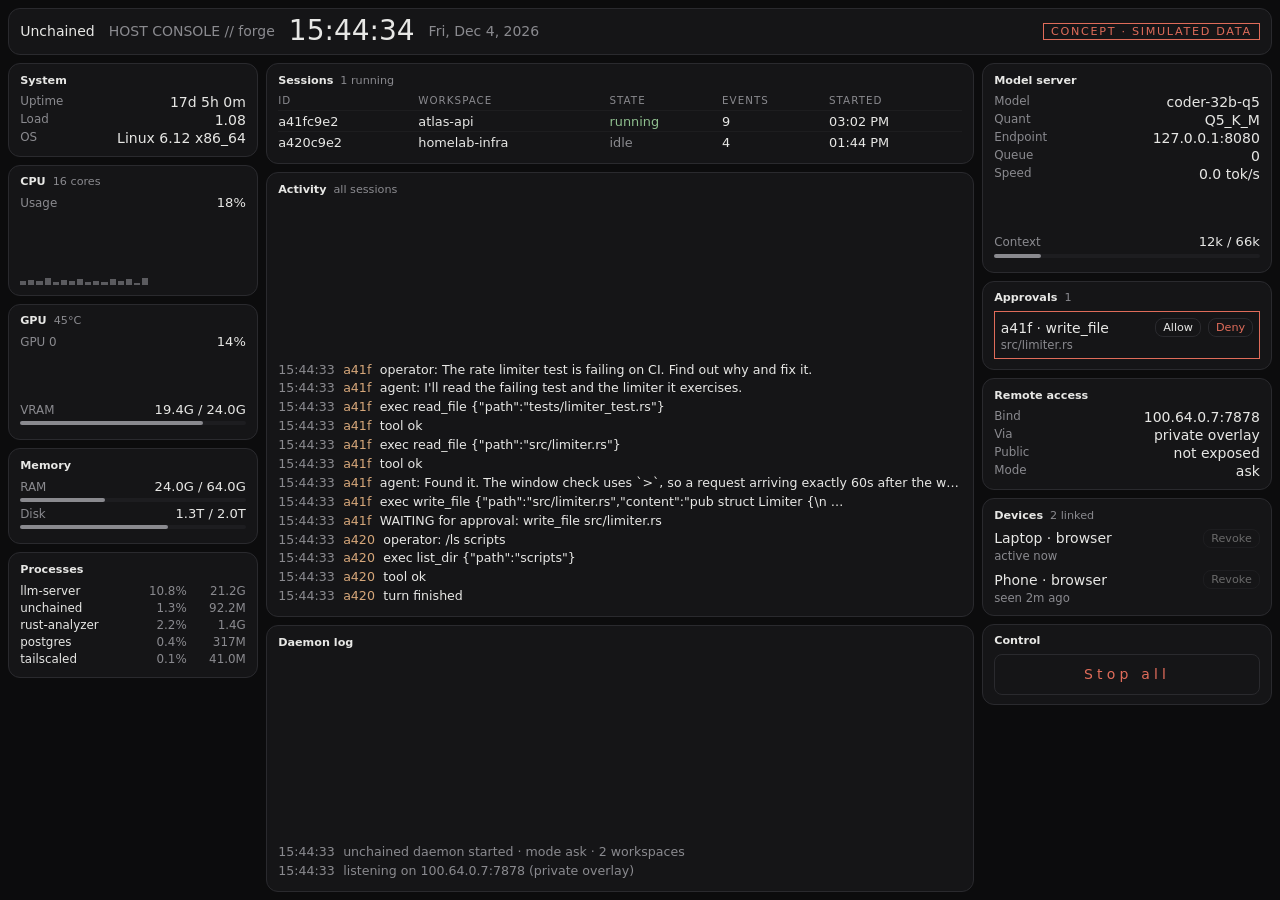
<file: web/host.html>
<!doctype html>
<html lang="en">
<head>
  <meta charset="utf-8">
  <meta name="viewport" content="width=device-width, initial-scale=1">
  <title>Unchained Host Console</title>
  <link rel="icon" href="data:,">
  <link rel="stylesheet" href="style.css">
</head>
<body class="host-page">
  <div id="console">
    <header class="panel">
      <span class="brand">Unchained</span>
      <span class="muted">HOST CONSOLE // <span id="h-name">—</span></span>
      <span class="big" id="clock">--:--:--</span>
      <span class="muted" id="date"></span>
      <span class="sim">CONCEPT · SIMULATED DATA</span>
    </header>

    <div class="col" id="host-left">
      <div class="panel">
        <h2>System</h2>
        <dl class="kv">
          <dt>Uptime</dt><dd id="h-uptime">—</dd>
          <dt>Load</dt><dd id="h-load">—</dd>
          <dt>OS</dt><dd id="h-os">—</dd>
        </dl>
      </div>
      <div class="panel">
        <h2>CPU <span class="tag" id="h-core-count"></span></h2>
        <div class="readout"><span>Usage</span><b id="h-cpu">—</b></div>
        <svg class="spark" id="h-cpu-spark" aria-hidden="true"></svg>
        <div class="cores" id="h-cores" aria-hidden="true"></div>
      </div>
      <div class="panel" id="h-gpu-panel">
        <h2>GPU <span class="tag" id="h-gpu-temp"></span></h2>
        <div class="readout"><span id="h-gpu-name">GPU</span><b id="h-gpu">—</b></div>
        <svg class="spark" id="h-gpu-spark" aria-hidden="true"></svg>
        <div class="readout"><span>VRAM</span><b id="h-vram">—</b></div>
        <div class="bar" id="h-vram-bar"><i></i></div>
      </div>
      <div class="panel">
        <h2>Memory</h2>
        <div class="readout"><span>RAM</span><b id="h-mem">—</b></div>
        <div class="bar" id="h-mem-bar"><i></i></div>
        <div class="readout"><span>Disk</span><b id="h-disk">—</b></div>
        <div class="bar" id="h-disk-bar"><i></i></div>
      </div>
      <div class="panel">
        <h2>Processes</h2>
        <table class="procs"><tbody id="h-procs"></tbody></table>
      </div>
    </div>

    <div class="mid" id="host-mid">
      <div class="panel">
        <h2>Sessions <span class="tag" id="session-count"></span></h2>
        <table class="grid">
          <thead><tr><th>ID</th><th>Workspace</th><th>State</th><th>Events</th><th>Started</th></tr></thead>
          <tbody id="session-rows"></tbody>
        </table>
      </div>
      <div class="panel">
        <h2>Activity <span class="tag">all sessions</span></h2>
        <div class="feed" id="activity" aria-live="off"></div>
      </div>
      <div class="panel">
        <h2>Daemon log</h2>
        <div class="feed muted" id="daemon-log" aria-live="off"></div>
      </div>
    </div>

    <div class="col" id="host-right">
      <div class="panel">
        <h2>Model server</h2>
        <dl class="kv">
          <dt>Model</dt><dd id="m-name">—</dd>
          <dt>Quant</dt><dd>Q5_K_M</dd>
          <dt>Endpoint</dt><dd>127.0.0.1:8080</dd>
          <dt>Queue</dt><dd id="m-queue">0</dd>
          <dt>Speed</dt><dd id="m-tps">—</dd>
        </dl>
        <svg class="spark" id="m-tps-spark" aria-hidden="true"></svg>
        <div class="readout"><span>Context</span><b id="m-ctx">—</b></div>
        <div class="bar" id="m-ctx-bar"><i></i></div>
      </div>
      <div class="panel">
        <h2>Approvals <span class="tag" id="ask-count">0</span></h2>
        <ul class="asks" id="asks"></ul>
      </div>
      <div class="panel">
        <h2>Remote access</h2>
        <dl class="kv">
          <dt>Bind</dt><dd>100.64.0.7:7878</dd>
          <dt>Via</dt><dd>private overlay</dd>
          <dt>Public</dt><dd>not exposed</dd>
          <dt>Mode</dt><dd>ask</dd>
        </dl>
      </div>
      <div class="panel">
        <h2>Devices <span class="tag">2 linked</span></h2>
        <ul class="devices">
          <li><span>Laptop · browser</span><button type="button" disabled>Revoke</button><small>active now</small></li>
          <li><span>Phone · browser</span><button type="button" disabled>Revoke</button><small id="phone-seen">seen 2m ago</small></li>
        </ul>
      </div>
      <div class="panel">
        <h2>Control</h2>
        <button id="stop-all" type="button" class="danger">Stop all</button>
      </div>
    </div>
  </div>
  <script src="hud.js"></script>
  <script src="demo.js"></script>
  <script src="host.js"></script>
</body>
</html>
</file>
<file: web/style.css>
/* Unchained. Near-black surfaces, neutral greys, one muted accent.
   The accent marks focus and approvals; --alert is for errors only. */
:root {
  --bg: #0c0c0d;
  --surface: #151517;
  --surface-2: #1d1d20;
  --text: #e7e7e5;
  --dim: #8a8a8f;
  --line: #2a2a2e;
  --accent: #d6a77a;
  --alert: #e06c5a;
  --ok: #8fbf8f;
  --faint: rgb(255 255 255 / 0.035);
  --glow: none;
  --sans: ui-sans-serif, system-ui, -apple-system, "Segoe UI", Roboto, sans-serif;
  --mono: ui-monospace, "SF Mono", Menlo, Consolas, monospace;
  font-family: var(--sans);
  font-size: 14px;
  color-scheme: dark;
}

* { box-sizing: border-box; }
html, body { height: 100%; margin: 0; }
body { background: var(--bg); color: var(--text); overflow: hidden; }
[hidden] { display: none !important; }
::selection { background: var(--accent); color: var(--bg); }
* { scrollbar-width: thin; scrollbar-color: var(--line) transparent; }

button, select, input, textarea {
  font: inherit; color: var(--text); background: var(--surface);
  border: 1px solid var(--line); border-radius: 8px; padding: 0.42rem 0.7rem;
}
select option { background: var(--surface); }
button { cursor: pointer; color: var(--text); }
button:hover:not(:disabled), button:focus-visible { background: var(--surface-2); outline: none; }
input:focus, textarea:focus, select:focus { border-color: var(--dim); outline: none; }
button:disabled { opacity: 0.4; cursor: default; }
button.primary { background: var(--text); color: var(--bg); border-color: var(--text); font-weight: 500; }
button.primary:hover:not(:disabled) { background: #fff; }
button.ghost { background: transparent; border-color: transparent; color: var(--dim); }
button.ghost:hover:not(:disabled) { background: var(--surface); color: var(--text); }
button.danger, .alert { color: var(--alert); }
button.icon { width: 30px; height: 30px; padding: 0; border: 0; background: transparent; color: var(--dim); border-radius: 6px; font-size: 15px; line-height: 1; }
button.icon.small { width: 22px; height: 22px; font-size: 16px; }
button.icon:hover:not(:disabled) { background: var(--surface); color: var(--text); }

/* Panels are plain surfaces; the host console uses them as cards. */
.panel { background: var(--surface); border: 1px solid var(--line); border-radius: 12px; padding: 0.7rem 0.8rem; min-width: 0; }
.panel > h2 {
  display: flex; align-items: center; gap: 0.5rem; margin: 0 0 0.5rem;
  font-size: 0.8rem; font-weight: 600; color: var(--text);
}
.panel > h2 .tag { color: var(--dim); font-weight: normal; }

.big { font-size: 2rem; color: var(--text); line-height: 1.1; font-variant-numeric: tabular-nums; }
.kv { display: grid; grid-template-columns: auto 1fr; gap: 0.15rem 0.75rem; margin: 0; }
.kv dt { color: var(--dim); font-size: 0.85em; }
.kv dd { margin: 0; text-align: right; overflow: hidden; text-overflow: ellipsis; white-space: nowrap; }
.readout { display: flex; justify-content: space-between; align-items: baseline; gap: 0.5rem; color: var(--dim); font-size: 0.85em; }
.readout b { color: var(--text); font-weight: normal; font-size: 1.1em; }
.spark { display: block; width: 100%; height: 44px; margin: 0.3rem 0; }
.spark polyline { fill: none; stroke: var(--dim); stroke-width: 1.5; vector-effect: non-scaling-stroke; }
.spark polygon { fill: var(--faint); }
.bar { height: 4px; background: var(--surface-2); border-radius: 2px; margin: 0.3rem 0; }
.bar > i { display: block; height: 100%; width: 0; background: var(--dim); border-radius: 2px; transition: width 0.6s; }
.bar.hot > i { background: var(--alert); }
.cores { display: grid; grid-template-columns: repeat(auto-fill, minmax(6px, 1fr)); gap: 2px; height: 22px; align-items: end; }
.cores i { background: var(--dim); min-height: 1px; opacity: 0.6; transition: height 0.6s; }
table.procs { width: 100%; border-collapse: collapse; font-size: 0.85em; }
table.procs td { padding: 0.1rem 0; white-space: nowrap; overflow: hidden; text-overflow: ellipsis; max-width: 7rem; }
table.procs td + td { text-align: right; color: var(--dim); padding-left: 0.5rem; }
.muted { color: var(--dim); }
.small { font-size: 0.78rem; }
.label { font-size: 0.75rem; color: var(--dim); display: flex; justify-content: space-between; align-items: center; gap: 0.4rem; margin: 0 0 0.3rem 0.2rem; }
.label.sub { margin-top: 0.8rem; }
.pulse { animation: pulse 1.4s infinite; }
@keyframes pulse { 50% { opacity: 0.4; } }

/* ---- sign-in ---- */
#login { height: 100%; display: grid; place-items: center; padding: 16px; }
.login { width: min(100%, 24rem); display: grid; gap: 0.8rem; }
.login h1 { margin: 0; font-size: 1.3rem; font-weight: 600; }
.login p { margin: 0; color: var(--dim); }
.login code { font-family: var(--mono); color: var(--text); }

/* ---- client: top bar, sidebar, conversation, workspace ---- */
#app {
  height: 100%; display: grid;
  grid-template-columns: 250px minmax(0, 1fr) 340px;
  grid-template-rows: auto minmax(0, 1fr);
  grid-template-areas: "top top top" "left main right";
}
#app.no-left { grid-template-columns: minmax(0, 1fr) 340px; grid-template-areas: "top top" "main right"; }
#app.no-right { grid-template-columns: 250px minmax(0, 1fr); grid-template-areas: "top top" "left main"; }
#app.no-left.no-right { grid-template-columns: minmax(0, 1fr); grid-template-areas: "top" "main"; }
#app.no-left #left, #app.no-right #right { display: none; }

#top {
  grid-area: top; display: flex; align-items: center; gap: 0.6rem;
  padding: 0.4rem 0.8rem; min-height: 46px; border-bottom: 1px solid var(--line); background: var(--bg); min-width: 0;
}
#top .title { font-weight: 500; overflow: hidden; text-overflow: ellipsis; white-space: nowrap; min-width: 0; }
#top .spacer { flex: 1; }
#top .status-line { display: flex; gap: 0.9rem; color: var(--dim); font-size: 0.8rem; white-space: nowrap; }
#top .status-line b { color: var(--text); font-weight: normal; }
#top .k { color: var(--dim); }
#top .link { font-size: 0.8rem; color: var(--dim); white-space: nowrap; }
#status.live { color: var(--ok); }
#status.down { color: var(--alert); }
#top .approvals { border-color: var(--accent); color: var(--accent); padding: 0.25rem 0.6rem; font-size: 0.85rem; }
#top .approvals b { color: var(--accent); font-weight: 600; }
#top .approvals.pulse { animation: pulse 1.4s infinite; }
#top #logout { padding: 0.25rem 0.5rem; font-size: 0.85rem; }

#left {
  grid-area: left; display: flex; flex-direction: column; gap: 18px; min-height: 0; overflow-y: auto;
  padding: 12px; border-right: 1px solid var(--line);
}
#left .group { display: grid; gap: 4px; align-content: start; }
#left .group.grow { flex: 1; min-height: 0; grid-template-rows: auto minmax(0, 1fr); }
button.new { text-align: left; background: transparent; border-color: var(--line); color: var(--text); }
#new-session { width: 100%; }

.list { list-style: none; margin: 0; padding: 0; display: grid; gap: 1px; align-content: start; min-height: 0; overflow-y: auto; }
.list li { display: flex; align-items: stretch; gap: 2px; min-width: 0; }
.list li > button, .list > button {
  flex: 1; min-width: 0; text-align: left; border: 0; background: transparent; border-radius: 6px;
  padding: 0.38rem 0.55rem; overflow: hidden; text-overflow: ellipsis; white-space: nowrap;
}
.list li > button:hover:not(:disabled), .list > button:hover { background: var(--surface); }
.list li > button.active { background: var(--surface-2); }
.list li > button.running::before { content: "● "; color: var(--accent); font-size: 0.7em; vertical-align: middle; }
.list small { color: var(--dim); display: block; font-size: 0.75em; }
.list .x { border: 0; background: transparent; color: var(--dim); padding: 0 0.5rem; }
.list .x:hover:not(:disabled) { color: var(--alert); background: transparent; }
.list .x.restore { color: var(--accent); padding: 0.2rem 0.5rem; font-size: 0.8rem; }

.stack { display: grid; gap: 0.45rem; }
.row { display: flex; gap: 0.4rem; align-items: stretch; min-width: 0; }
.row > input { flex: 1; min-width: 0; }
#new-project { margin-top: 0.3rem; }
#np-error, #p-vault-error { margin: 0; }

#main { grid-area: main; display: flex; flex-direction: column; min-width: 0; min-height: 0; background: var(--bg); }
#log {
  flex: 1; min-height: 0; overflow-y: auto; padding: 28px 0 12px;
  display: flex; flex-direction: column; align-items: stretch;
}
#log > * { width: min(760px, calc(100% - 48px)); margin: 0 auto; }
#log > * + * { margin-top: 16px; }
#log:empty::before { content: "Start a session, or pick one from the sidebar."; margin: auto; color: var(--dim); text-align: center; }
.entry .who { color: var(--dim); font-size: 0.75rem; margin-bottom: 0.25rem; }
.entry pre { margin: 0; white-space: pre-wrap; overflow-wrap: anywhere; font: inherit; line-height: 1.6; }
.entry.user { display: flex; justify-content: flex-end; }
.entry.user .who { display: none; }
.entry.user pre { background: var(--surface-2); padding: 0.6rem 0.9rem; border-radius: 14px; max-width: 85%; }
.entry.assistant .who { display: none; }
.entry.assistant pre { font-size: 0.95rem; }
.entry.tool pre, .entry.result pre {
  font-family: var(--mono); font-size: 0.8rem; line-height: 1.5; color: var(--dim);
  background: var(--surface); border: 1px solid var(--line); border-radius: 10px;
  padding: 0.5rem 0.75rem; max-height: 14rem; overflow: auto;
}
.entry.tool .who, .entry.result .who { font-family: var(--mono); }
.entry.result.failed pre, .entry.error pre { color: var(--alert); }
.entry.ask { border: 1px solid var(--accent); border-radius: 12px; padding: 0.75rem 0.9rem; background: var(--surface); }
.entry.ask .who { color: var(--accent); }
.entry.ask pre { font-family: var(--mono); font-size: 0.8rem; color: var(--text); }
.entry.ask .actions { display: flex; gap: 0.5rem; margin-top: 0.7rem; }
.entry.ask .verdict { margin-top: 0.5rem; color: var(--dim); font-size: 0.8rem; }
.entry.ask.allowed, .entry.ask.denied { border-color: var(--line); }

.composer-wrap { display: flex; justify-content: center; padding: 0 24px 18px; }
.composer {
  width: min(760px, 100%); display: grid; gap: 6px;
  border: 1px solid var(--line); border-radius: 16px; background: var(--surface); padding: 0.7rem 0.8rem 0.5rem;
}
.composer:focus-within { border-color: var(--dim); }
#input {
  width: 100%; resize: none; border: 0; background: transparent; padding: 0.2rem 0.2rem;
  min-height: 2.2rem; max-height: 14rem; line-height: 1.5; font-size: 0.95rem;
}
#input:focus { border: 0; }
.composer-bar { display: flex; align-items: center; gap: 0.5rem; }
.composer-bar .hint { flex: 1; color: var(--dim); font-size: 0.75rem; overflow: hidden; text-overflow: ellipsis; white-space: nowrap; min-width: 0; }
.composer-bar button { border-radius: 10px; padding: 0.35rem 0.85rem; }

#right {
  grid-area: right; display: flex; flex-direction: column; gap: 10px; min-height: 0; min-width: 0;
  padding: 12px; border-left: 1px solid var(--line); background: var(--bg);
}
#tabs { display: flex; flex-wrap: wrap; gap: 2px; flex-shrink: 0; }
#tabs button { border: 0; background: transparent; color: var(--dim); padding: 0.3rem 0.5rem; border-radius: 6px; font-size: 0.8rem; }
#tabs button:hover:not(:disabled) { background: var(--surface); color: var(--text); }
#tabs button[aria-selected="true"] { background: var(--surface-2); color: var(--text); }
#change-count { color: var(--dim); margin-left: 0.2rem; }
.pane { flex: 1; min-height: 0; display: flex; flex-direction: column; gap: 8px; overflow-y: auto; }
.pane .list { overflow: visible; }
.crumbs { display: flex; gap: 0.2rem; flex-wrap: wrap; color: var(--dim); font-size: 0.78rem; }
.crumbs button { border: 0; background: transparent; padding: 0 0.2rem; color: var(--dim); }
#grid button, #grid .list-item { display: flex; align-items: center; gap: 0.5rem; }
#grid .ico { width: 10px; color: var(--dim); }
#grid .dir .ico::before { content: "▸"; }
#grid .file .ico::before { content: "·"; }
#grid .changed span { color: var(--accent); }
#changelist li::before { content: "M"; color: var(--accent); font-size: 0.75rem; padding: 0.38rem 0 0 0.5rem; }
#changelist li > button { color: var(--text); }
.pane .list:empty::before, #note-list:empty::before, #scratch-list:empty::before, #archive-list:empty::before, #artifact-list:empty::before, #changelist:empty::before {
  content: "Nothing here yet."; color: var(--dim); font-size: 0.8rem; padding: 0.3rem 0.5rem;
}
#note-search { flex-shrink: 0; }
#note-search button, #note-search input { padding: 0.3rem 0.5rem; }
#note-search input { min-width: 0; }
#note-empty[hidden] { display: none; }
.kvs { display: grid; gap: 0.35rem; }
.kvs > div { display: flex; justify-content: space-between; gap: 0.6rem; min-width: 0; }
.kvs b { font-weight: normal; text-align: right; overflow: hidden; text-overflow: ellipsis; white-space: nowrap; min-width: 0; }
#p-mode, #p-vault-path { width: 100%; }
#p-vault-form { margin-top: 0; }

.wikilink { color: var(--accent); cursor: pointer; text-decoration: underline; text-decoration-style: dotted; text-underline-offset: 3px; }
.wikilink.unresolved { color: var(--dim); text-decoration-style: dashed; cursor: default; }

/* ---- viewer: files, notes, scratch, artifacts ---- */
#viewer {
  position: fixed; inset: 40px; z-index: 5; display: flex; flex-direction: column; min-height: 0;
  background: var(--bg); border: 1px solid var(--line); border-radius: 14px; padding: 14px 18px;
  box-shadow: 0 24px 80px rgb(0 0 0 / 0.6);
}
.viewer-head { display: flex; justify-content: space-between; align-items: center; gap: 1rem; margin-bottom: 10px; flex-shrink: 0; font-weight: 500; min-width: 0; }
.viewer-head > span { overflow: hidden; text-overflow: ellipsis; white-space: nowrap; min-width: 0; }
#viewer-actions { display: flex; gap: 0.5rem; flex-wrap: wrap; align-items: center; margin-bottom: 0.6rem; flex-shrink: 0; }
#viewer-actions:empty { display: none; }
#viewer-actions input { flex: 1 1 14rem; min-width: 0; }
#viewer-body { flex: 1; min-height: 0; margin: 0; overflow: auto; white-space: pre; font-family: var(--mono); font-size: 0.82rem; line-height: 1.5; color: var(--text); }
#viewer-md { flex: 1; min-height: 0; overflow: auto; line-height: 1.6; max-width: 46rem; }
#viewer-md h1, #viewer-md h2, #viewer-md h3, #viewer-md h4 { font-weight: 600; margin: 1.1rem 0 0.4rem; }
#viewer-md h1 { font-size: 1.45rem; } #viewer-md h2 { font-size: 1.2rem; } #viewer-md h3 { font-size: 1.02rem; }
#viewer-md p, #viewer-md li, #viewer-md blockquote { overflow-wrap: anywhere; }
#viewer-md blockquote { border-left: 2px solid var(--line); margin: 0.5rem 0; padding: 0.1rem 0.9rem; color: var(--dim); }
#viewer-md pre.code { background: var(--surface); border-radius: 8px; padding: 0.6rem 0.8rem; overflow: auto; font-size: 0.85em; }
#viewer-md pre.code code { white-space: pre; }
#viewer-md code { font-family: var(--mono); font-size: 0.9em; background: var(--surface); padding: 0.05rem 0.3rem; border-radius: 4px; }
#viewer-md .tag { color: var(--accent); }
#viewer-md hr { border: 0; border-top: 1px solid var(--line); margin: 1rem 0; }
#viewer-md .frontmatter { margin-bottom: 1rem; font-size: 0.85em; }
#viewer-md a { color: var(--accent); }
#viewer .frame { flex: 1; min-height: 0; width: 100%; border: 1px solid var(--line); border-radius: 8px; background: #fff; }
#viewer .links { flex-shrink: 0; border-top: 1px solid var(--line); margin-top: 0.6rem; padding-top: 0.5rem; max-height: 30%; overflow: auto; font-size: 0.9em; }
#viewer .links h3 { margin: 0 0 0.3rem; font-weight: 500; color: var(--dim); font-size: 0.8rem; }
#viewer .links button { display: block; border: 0; background: transparent; padding: 0.15rem 0; color: var(--accent); }

#mobile-nav { display: none; }

/* ---- phone: sidebar, conversation and workspace are separate views ---- */
@media (max-width: 900px) {
  #app { grid-template-columns: minmax(0, 1fr); grid-template-rows: auto minmax(0, 1fr) auto; grid-template-areas: "top" "view" "nav"; }
  #app.no-left, #app.no-right, #app.no-left.no-right { grid-template-columns: minmax(0, 1fr); grid-template-areas: "top" "view" "nav"; }
  #top .status-line, #toggle-left, #toggle-right { display: none; }
  #left, #right, #main { display: none; grid-area: view; border: 0; }
  #app[data-view="left"] #left, #app[data-view="chat"] #main, #app[data-view="right"] #right { display: flex; }
  #app[data-view] #left, #app[data-view] #right { padding: 12px 16px; }
  #log > * { width: calc(100% - 32px); }
  .composer-wrap { padding: 0 12px 12px; }
  #mobile-nav { grid-area: nav; display: grid; grid-template-columns: repeat(3, 1fr); border-top: 1px solid var(--line); background: var(--bg); }
  #mobile-nav button { border: 0; border-radius: 0; background: transparent; padding: 0.8rem 0; color: var(--dim); position: relative; }
  #mobile-nav button.active { color: var(--text); }
  #mobile-nav button.badge::after { content: ""; position: absolute; top: 9px; margin-left: 4px; width: 6px; height: 6px; background: var(--accent); border-radius: 50%; }
  #viewer { inset: 8px; }
}

/* ---- host console (host.html) ---- */
#console {
  height: 100%; display: grid; gap: 8px; padding: 8px;
  grid-template-columns: 250px minmax(0, 1fr) 290px; grid-template-rows: auto minmax(0, 1fr);
  grid-template-areas: "top top top" "left mid right";
}
#console > header { grid-area: top; display: flex; align-items: center; gap: 1rem; flex-wrap: wrap; padding: 0.5rem 0.8rem; }
#console > header .sim { margin-left: auto; color: var(--alert); border: 1px solid var(--alert); padding: 0.1rem 0.5rem; font-size: 0.8em; letter-spacing: 0.15em; }
#console .col { display: flex; flex-direction: column; gap: 8px; overflow-y: auto; min-height: 0; }
#console .mid { display: grid; gap: 8px; grid-template-rows: auto minmax(0, 1fr) minmax(0, 0.6fr); min-height: 0; }
#console .mid .panel { display: flex; flex-direction: column; min-height: 0; overflow: hidden; }
table.grid { width: 100%; border-collapse: collapse; font-size: 0.92em; }
table.grid th { text-align: left; font-weight: normal; color: var(--dim); text-transform: uppercase; font-size: 0.8em; letter-spacing: 0.1em; padding: 0 0.6rem 0.3rem 0; }
table.grid td { padding: 0.2rem 0.6rem 0.2rem 0; white-space: nowrap; border-top: 1px solid var(--faint); }
.state-running { color: var(--ok); } .state-waiting { color: var(--alert); } .state-idle, .state-halted { color: var(--dim); }
.feed { flex: 1; overflow: hidden; display: flex; flex-direction: column; justify-content: flex-end; font-size: 0.9em; line-height: 1.5; }
.feed div { flex-shrink: 0; white-space: nowrap; overflow: hidden; text-overflow: ellipsis; }
.feed time { color: var(--dim); margin-right: 0.6rem; }
.feed .s { color: var(--accent); margin-right: 0.6rem; }
.devices, .asks { list-style: none; margin: 0; padding: 0; display: grid; gap: 0.5rem; }
.devices li, .asks li { display: grid; grid-template-columns: 1fr auto; gap: 0.1rem 0.5rem; align-items: center; }
.devices small, .asks small { color: var(--dim); grid-column: 1; }
.devices button, .asks button { padding: 0.15rem 0.5rem; font-size: 0.8em; }
.asks li { grid-template-columns: 1fr auto auto; border: 1px solid var(--alert); padding: 0.4rem; }
.asks:empty::before { content: "Nothing waiting."; color: var(--dim); }
#stop-all { width: 100%; padding: 0.8rem; font-size: 1rem; letter-spacing: 0.3em; }
@media (max-width: 900px) {
  body.host-page { overflow: auto; }
  #console { height: auto; grid-template-columns: minmax(0, 1fr); grid-template-areas: "top" "mid" "right" "left"; grid-template-rows: none; }
  #console .mid { grid-area: mid; grid-template-rows: auto 14rem 9rem; }
  #console .col { overflow: visible; }
}

/* ---- demo shell (demo.html) ---- */
.shell { height: 100%; display: grid; grid-template-rows: auto minmax(0, 1fr); }
.shell > header { display: flex; align-items: center; gap: 0.5rem 1rem; flex-wrap: wrap; padding: 0.5rem 16px; border-bottom: 1px solid var(--line); background: var(--bg); }
.shell > header p { margin: 0; color: var(--dim); font-size: 0.85em; flex: 1 1 14rem; }
.shell [role="tablist"] { display: flex; }
.shell [role="tab"] { color: var(--dim); }
.shell [role="tab"] + [role="tab"] { border-left: 0; }
.shell [role="tab"][aria-selected="true"] { color: var(--accent); background: var(--faint); border-color: var(--accent); text-shadow: var(--glow); }
.shell iframe { width: 100%; height: 100%; border: 0; display: block; }

@media (prefers-reduced-motion: reduce) {
  *, *::before, *::after { animation: none !important; transition: none !important; }
}
</file>
